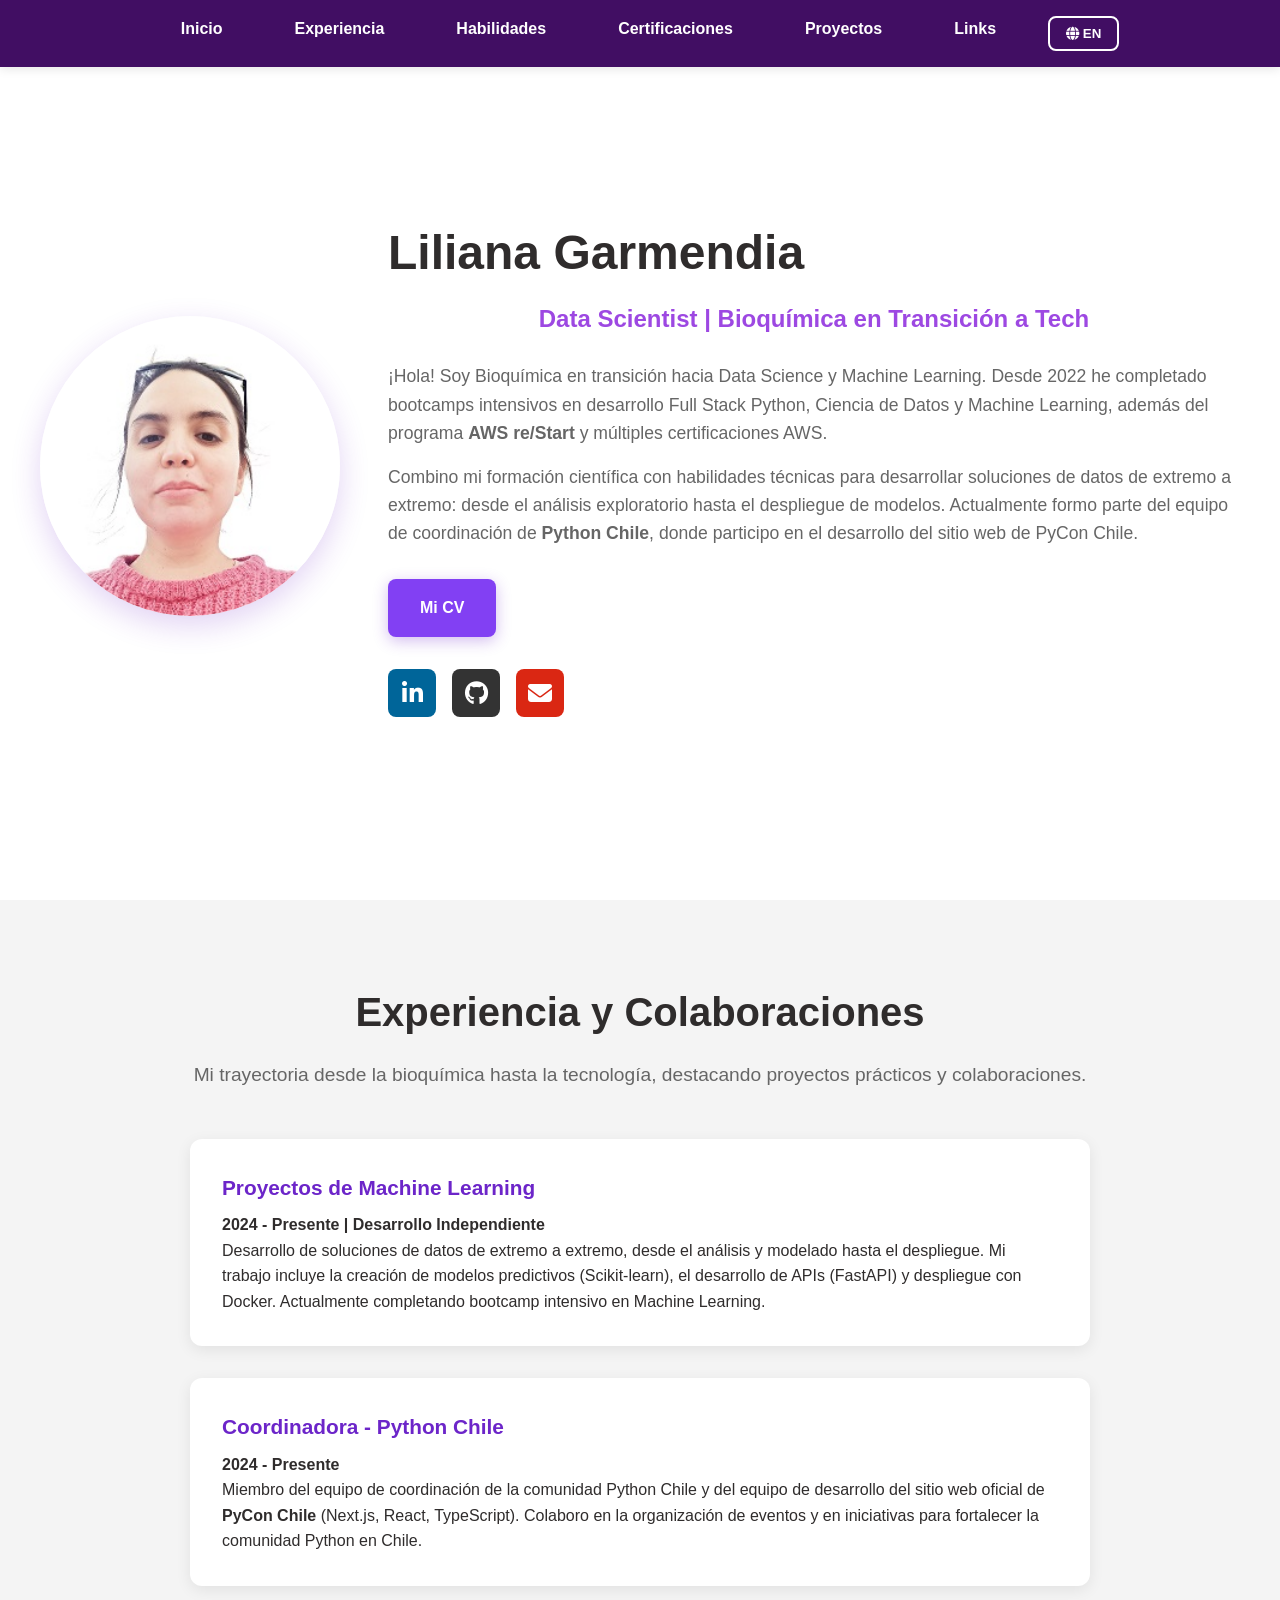
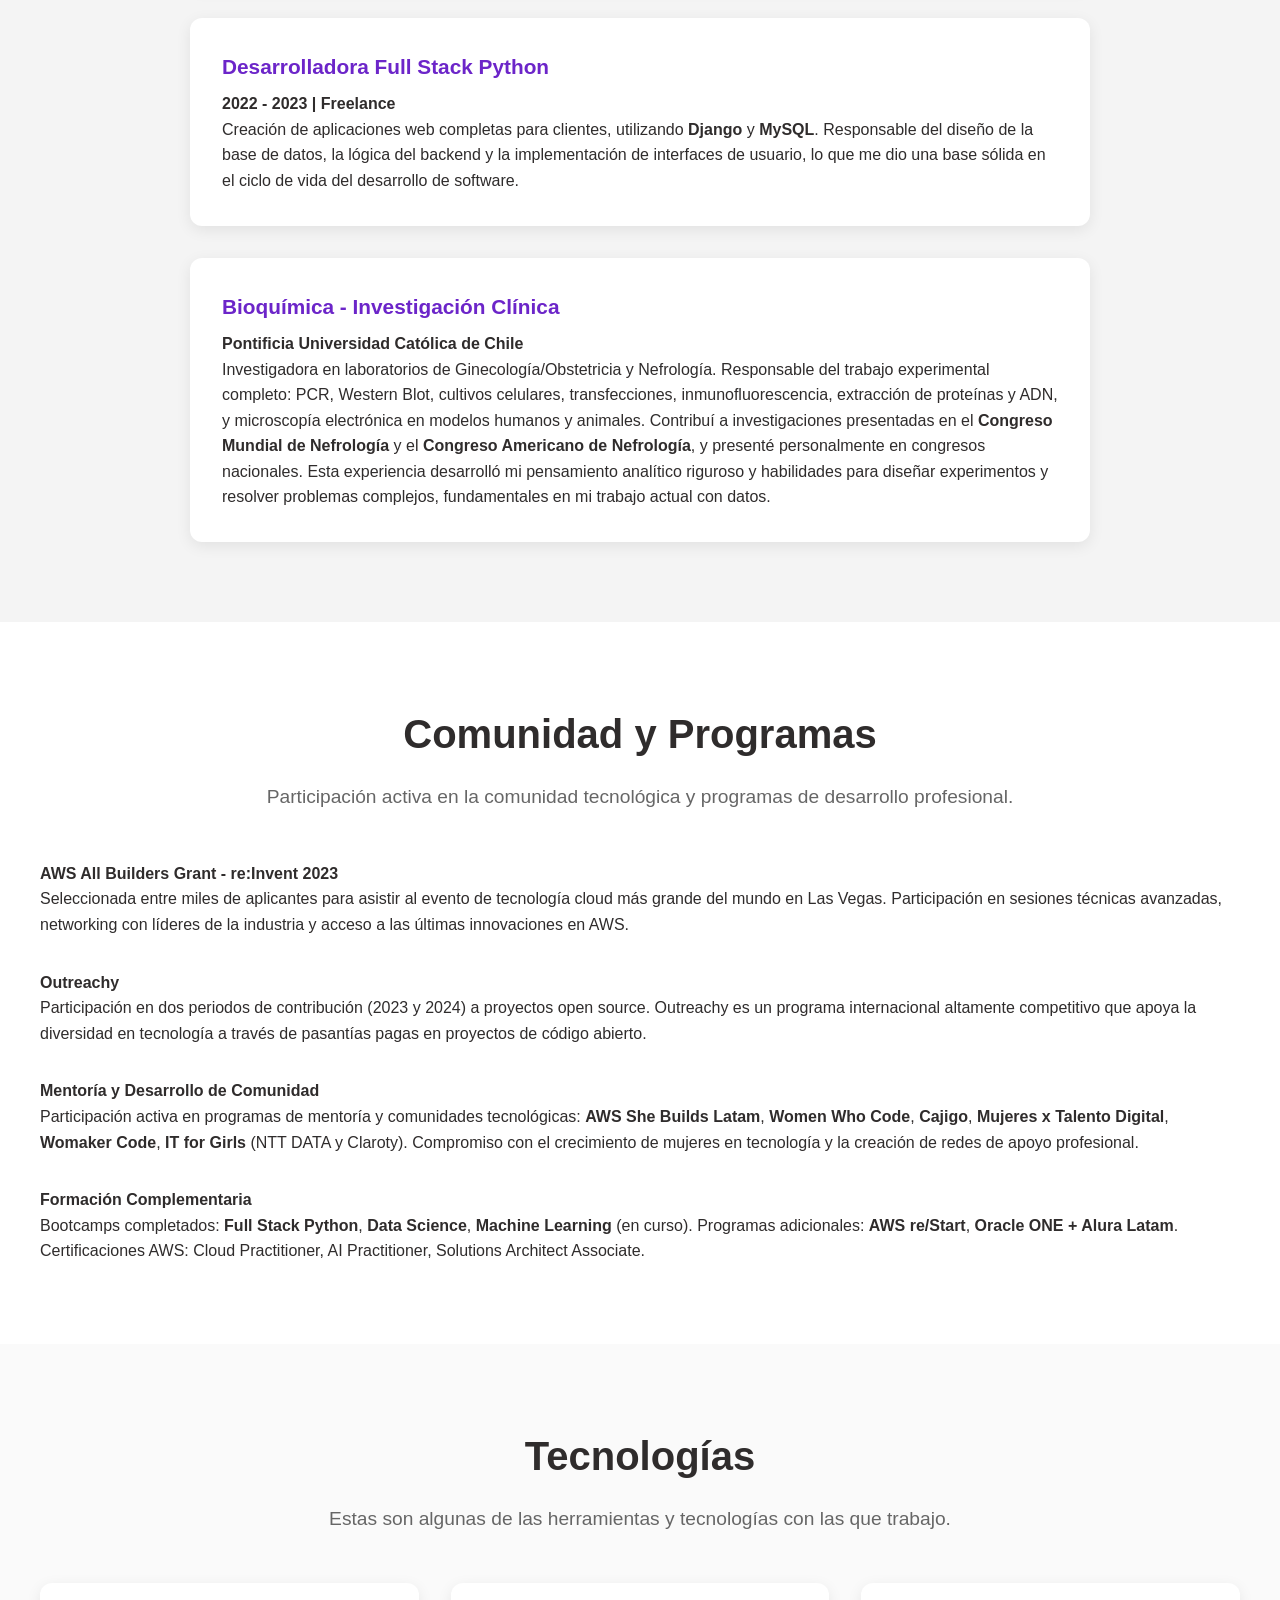
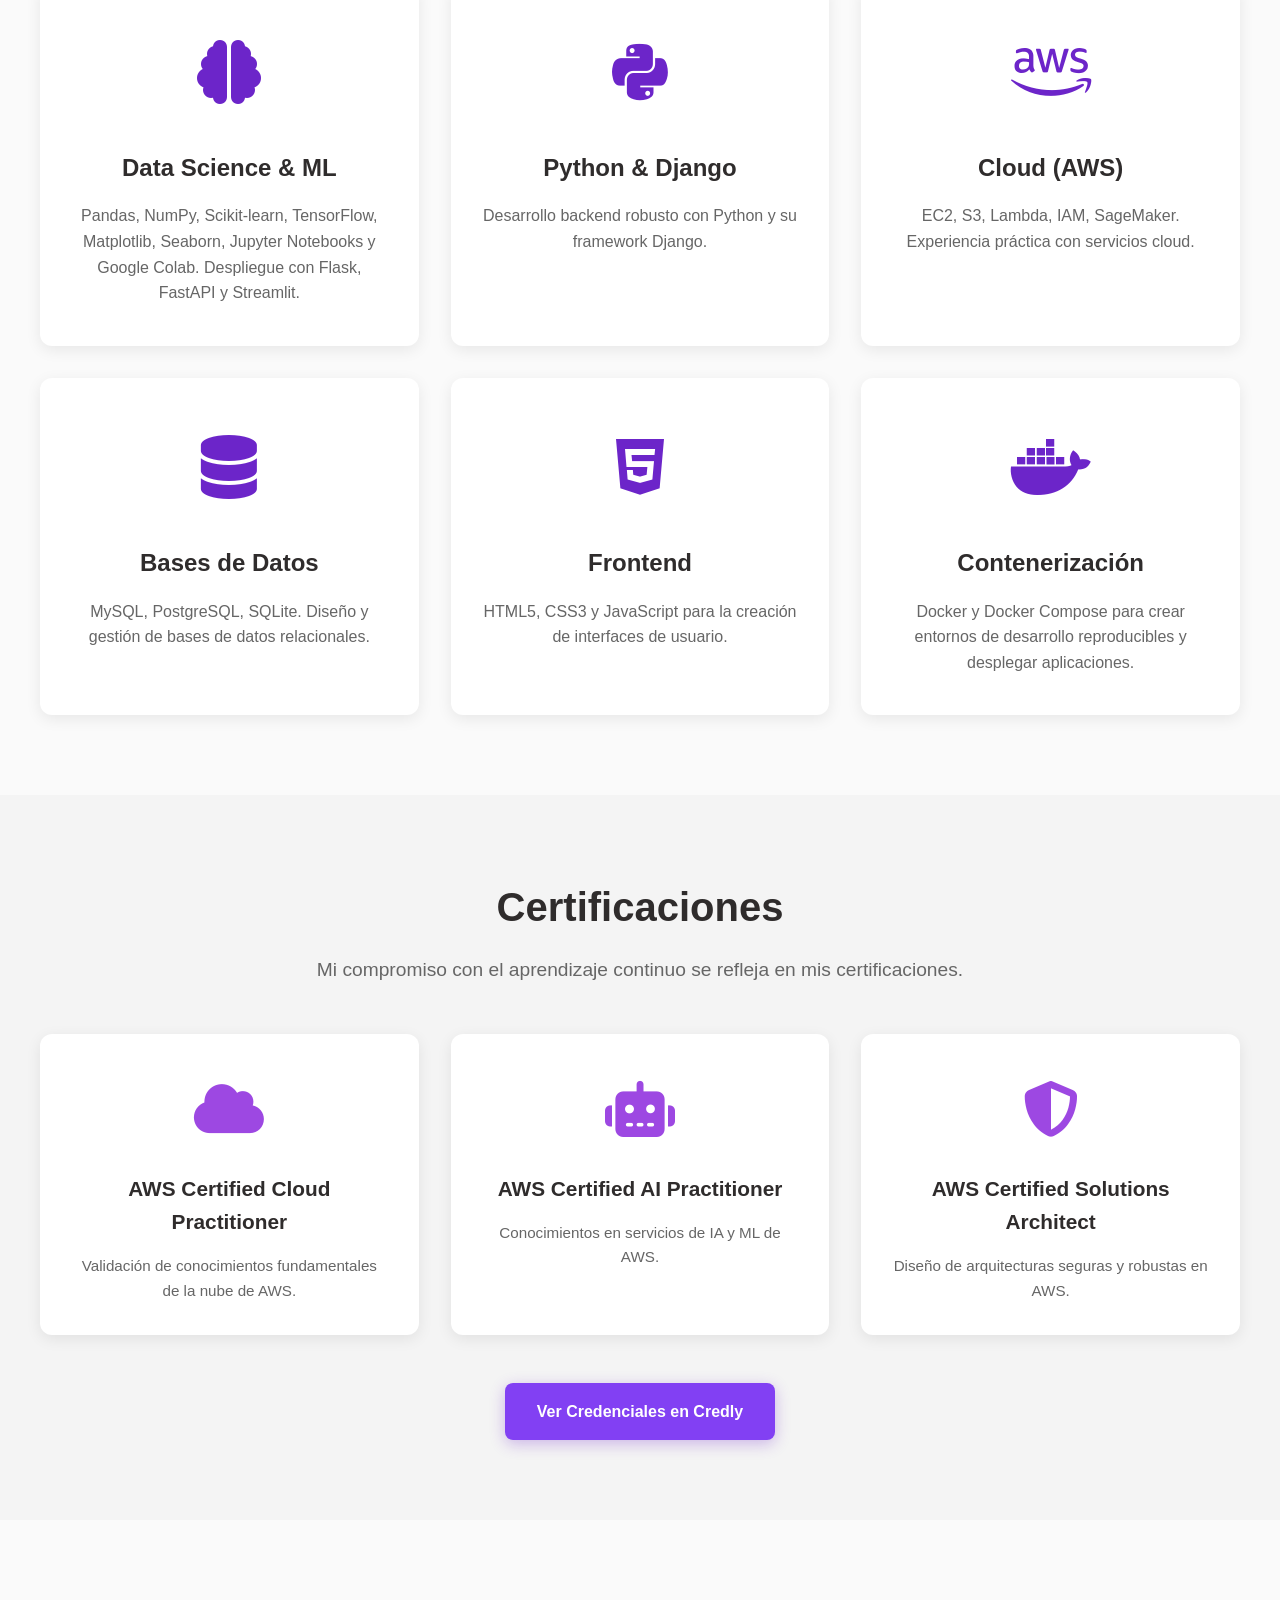
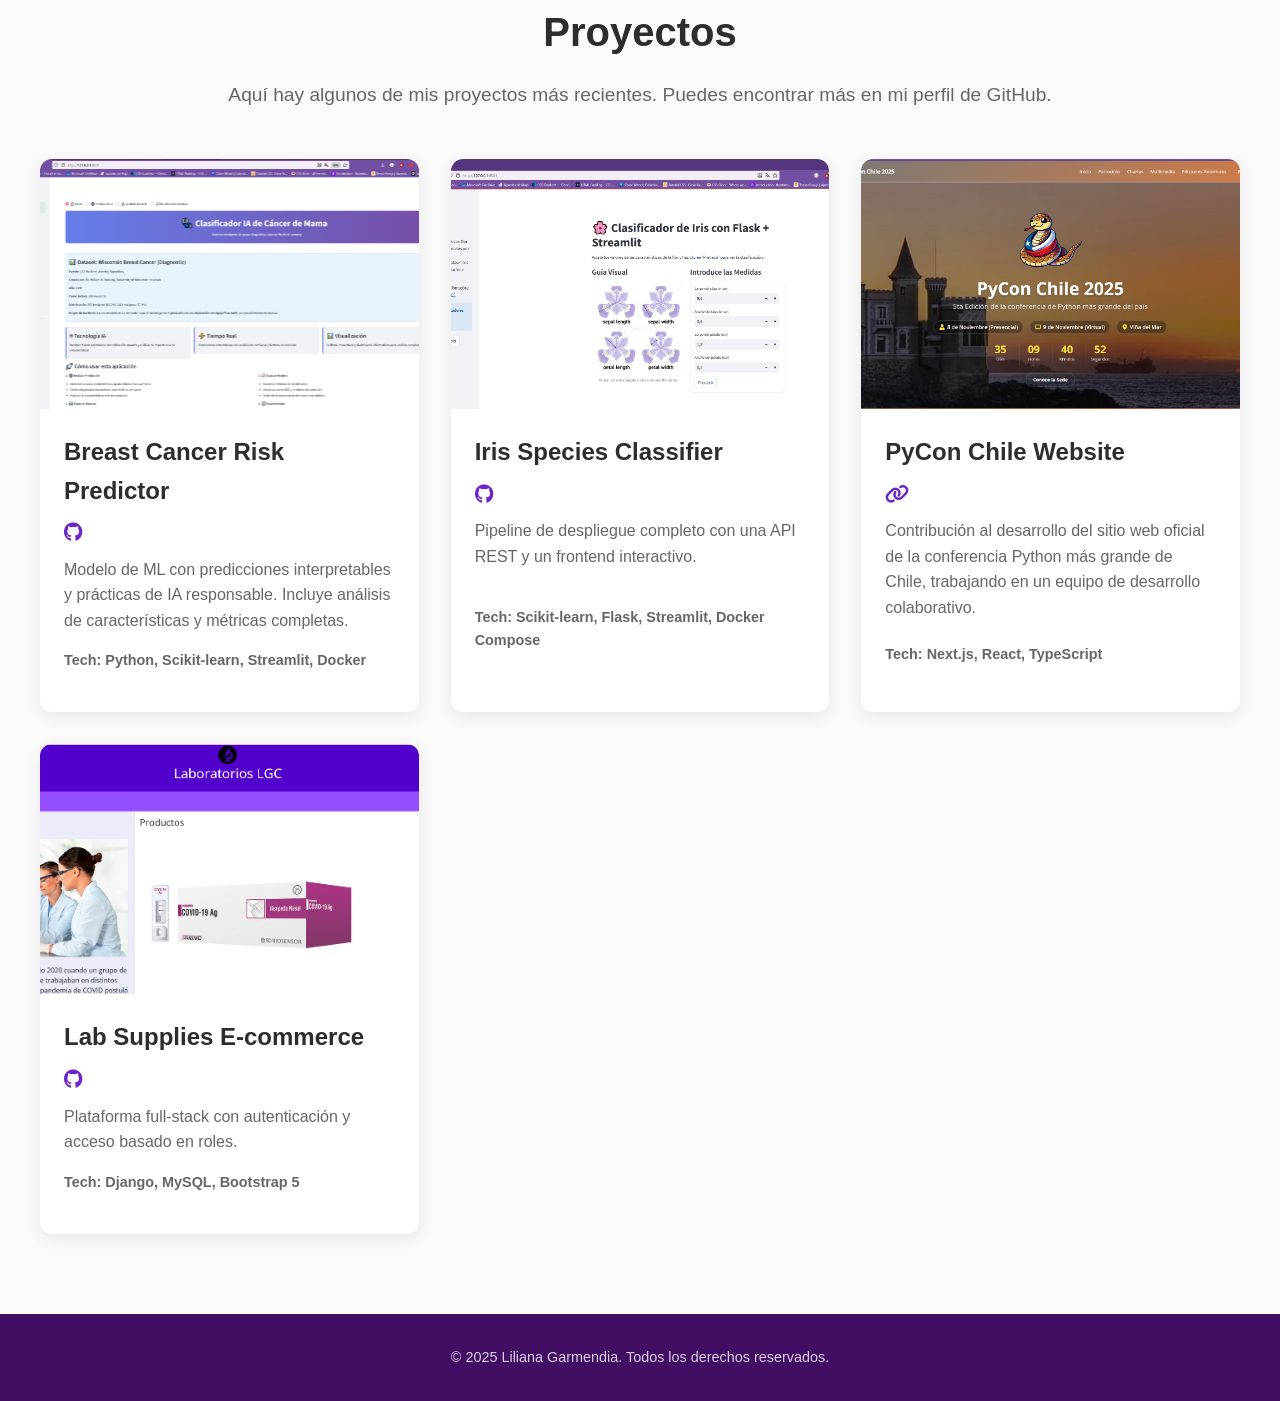
<file: index.html>
<!DOCTYPE html>
<html lang="es">
<head>
    <meta charset="UTF-8">
    <meta name="viewport" content="width=device-width, initial-scale=1.0">
    <title>Portafolio | Liliana Garmendia</title>
    <link rel="stylesheet" href="https://cdnjs.cloudflare.com/ajax/libs/font-awesome/6.4.0/css/all.min.css">
    <style>
        * {
            margin: 0;
            padding: 0;
            box-sizing: border-box;
        }

        :root {
            --primary: #6c25c9;
            --primary-dark: #410e63;
            --primary-light: #8240f3;
            --secondary: #9d48e2;
            --accent: #43bff0;
            --text: #2f2c2c;
            --text-light: #666;
            --bg-light: #fafafa;
            --bg-lighter: #f4f4f4;
            --white: #ffffff;
        }

        body {
            font-family: 'Segoe UI', Tahoma, Geneva, Verdana, sans-serif;
            line-height: 1.6;
            color: var(--text);
            overflow-x: hidden;
        }

        /* Navegación */
        nav {
            position: fixed;
            top: 0;
            width: 100%;
            background: var(--primary-dark);
            padding: 1rem 0;
            z-index: 1000;
            box-shadow: 0 2px 10px rgba(0,0,0,0.1);
        }

        nav ul {
            display: flex;
            justify-content: center;
            gap: 2rem;
            list-style: none;
        }

        nav a {
            color: var(--white);
            text-decoration: none;
            font-weight: 600;
            padding: 0.5rem 1.25rem;
            border-radius: 8px;
            transition: background 0.3s;
        }

        nav a:hover {
            background: var(--secondary);
        }

        /* Hero Section */
        .hero {
            min-height: 100vh;
            display: flex;
            align-items: center;
            padding: 6rem 2rem 4rem;
            background: var(--white);
        }

        .hero-container {
            max-width: 1200px;
            margin: 0 auto;
            display: grid;
            grid-template-columns: 300px 1fr;
            gap: 3rem;
            align-items: center;
        }

        .hero-image {
            width: 100%;
            aspect-ratio: 1;
            border-radius: 50%;
            object-fit: cover;
            box-shadow: 0 10px 30px rgba(108, 37, 201, 0.2);
        }

        .hero-content h1 {
            font-size: 3rem;
            margin-bottom: 0.5rem;
            color: var(--text);
        }

        .hero-content h2 {
            font-size: 1.5rem;
            color: var(--secondary);
            margin-bottom: 1.5rem;
            font-weight: 600;
        }

        .hero-content p {
            font-size: 1.1rem;
            margin-bottom: 1rem;
            color: var(--text-light);
        }

        .btn {
            display: inline-block;
            background: var(--primary-light);
            color: var(--white);
            padding: 1rem 2rem;
            border-radius: 8px;
            text-decoration: none;
            font-weight: 700;
            margin-top: 1rem;
            transition: all 0.3s;
            box-shadow: 0 4px 15px rgba(108, 37, 201, 0.3);
        }

        .btn:hover {
            background: var(--accent);
            transform: translateY(-2px);
            box-shadow: 0 6px 20px rgba(67, 191, 240, 0.4);
        }

        .social-links {
            display: flex;
            gap: 1rem;
            margin-top: 2rem;
        }

        .social-links a {
            width: 48px;
            height: 48px;
            display: flex;
            align-items: center;
            justify-content: center;
            border-radius: 8px;
            color: var(--white);
            font-size: 1.5rem;
            transition: all 0.3s;
            text-decoration: none;
        }

        .social-links a:hover {
            transform: translateY(-5px);
        }

        .social-links .linkedin { background: #006599; }
        .social-links .github { background: #333; }
        .social-links .email { background: #DA2713; }

        /* Secciones */
        section {
            padding: 5rem 2rem;
        }

        .section-alt {
            background: var(--bg-light);
        }

        .section-light {
            background: var(--bg-lighter);
        }

        .container {
            max-width: 1200px;
            margin: 0 auto;
        }

        h2 {
            text-align: center;
            font-size: 2.5rem;
            margin-bottom: 1rem;
            color: var(--text);
        }

        .section-subtitle {
            text-align: center;
            font-size: 1.2rem;
            color: var(--text-light);
            margin-bottom: 3rem;
        }

        /* Grid de Experiencia */
        .experience-grid {
            display: grid;
            gap: 2rem;
            max-width: 900px;
            margin: 0 auto;
        }

        .experience-card {
            background: var(--white);
            padding: 2rem;
            border-radius: 12px;
            box-shadow: 0 4px 15px rgba(0,0,0,0.08);
            text-align: left;
            transition: transform 0.3s;
        }

        .experience-card:hover {
            transform: translateY(-5px);
        }

        .experience-card h4 {
            color: var(--primary);
            font-size: 1.3rem;
            margin-bottom: 0.5rem;
        }

        .experience-card strong {
            color: var(--text);
        }

        /* Grid de Habilidades */
        .skills-grid {
            display: grid;
            grid-template-columns: repeat(auto-fit, minmax(300px, 1fr));
            gap: 2rem;
        }

        .skill-card {
            background: var(--white);
            padding: 2.5rem 2rem;
            border-radius: 12px;
            box-shadow: 0 4px 15px rgba(0,0,0,0.08);
            text-align: center;
            transition: all 0.3s;
            display: flex;
            flex-direction: column;
            height: 100%;
        }

        .skill-card:hover {
            transform: translateY(-10px);
            box-shadow: 0 8px 25px rgba(108, 37, 201, 0.15);
        }

        .skill-icon {
            font-size: 4rem;
            color: var(--primary);
            margin-bottom: 1.5rem;
        }

        .skill-card h3 {
            font-size: 1.5rem;
            margin-bottom: 1rem;
            color: var(--text);
        }

        .skill-card p {
            color: var(--text-light);
            flex-grow: 1;
        }

        /* Grid de Certificaciones */
        .certifications-grid {
            display: grid;
            grid-template-columns: repeat(auto-fit, minmax(280px, 1fr));
            gap: 2rem;
            margin-bottom: 2rem;
        }

        .cert-card {
            background: var(--white);
            padding: 2rem;
            border-radius: 12px;
            box-shadow: 0 4px 15px rgba(0,0,0,0.08);
            text-align: center;
            transition: all 0.3s;
            display: flex;
            flex-direction: column;
            height: 100%;
        }

        .cert-card:hover {
            transform: translateY(-5px);
            box-shadow: 0 8px 25px rgba(108, 37, 201, 0.15);
        }

        .cert-icon {
            font-size: 3.5rem;
            color: var(--secondary);
            margin-bottom: 1rem;
        }

        .cert-card h3 {
            font-size: 1.3rem;
            margin-bottom: 1rem;
            color: var(--text);
        }

        .cert-card p {
            color: var(--text-light);
            font-size: 0.95rem;
        }

        /* Grid de Proyectos */
        .projects-grid {
            display: grid;
            grid-template-columns: repeat(auto-fit, minmax(320px, 1fr));
            gap: 2rem;
        }

        .project-card {
            background: var(--white);
            border-radius: 12px;
            overflow: hidden;
            box-shadow: 0 4px 15px rgba(0,0,0,0.08);
            transition: all 0.3s;
            display: flex;
            flex-direction: column;
            height: 100%;
        }

        .project-card:hover {
            transform: translateY(-10px);
            box-shadow: 0 8px 25px rgba(108, 37, 201, 0.15);
        }

        .project-image {
            width: 100%;
            height: 250px;
            object-fit: cover;
            display: block;
        }

        .project-image-placeholder {
            width: 100%;
            height: 250px;
            background: linear-gradient(135deg, var(--primary-light), var(--accent));
            display: flex;
            align-items: center;
            justify-content: center;
            font-size: 4rem;
            color: var(--white);
        }

        .project-content {
            padding: 1.5rem;
            flex-grow: 1;
            display: flex;
            flex-direction: column;
        }

        .project-content h3 {
            font-size: 1.5rem;
            margin-bottom: 0.5rem;
            color: var(--text);
        }

        .project-link {
            color: var(--primary);
            font-size: 1.2rem;
            margin-bottom: 0.5rem;
            display: inline-block;
        }

        .project-content p {
            color: var(--text-light);
            margin-bottom: 1rem;
            flex-grow: 1;
        }

        .project-tech {
            font-weight: 600;
            color: var(--text);
            font-size: 0.9rem;
        }

        /* Footer */
        footer {
            background: var(--primary-dark);
            color: var(--white);
            padding: 2rem;
            text-align: center;
        }

        footer p {
            font-size: 0.9rem;
            opacity: 0.8;
        }

        footer a {
            color: var(--accent);
            text-decoration: none;
        }

        /* Responsive */
        @media (max-width: 768px) {
            .hero-container {
                grid-template-columns: 1fr;
                text-align: center;
            }

            .hero-image {
                max-width: 250px;
                margin: 0 auto;
            }

            .hero-content h1 {
                font-size: 2rem;
            }

            .hero-content h2 {
                font-size: 1.2rem;
            }

            .social-links {
                justify-content: center;
            }

            nav ul {
                gap: 0.5rem;
                flex-wrap: wrap;
            }

            nav a {
                padding: 0.4rem 0.8rem;
                font-size: 0.9rem;
            }

            h2 {
                font-size: 2rem;
            }

            .skills-grid,
            .projects-grid {
                grid-template-columns: 1fr;
            }
        }

        /* Smooth scroll */
        html {
            scroll-behavior: smooth;
        }

        section {
            scroll-margin-top: 60px;
        }
    </style>
</head>
<body>
    <!-- Navegación -->
    <nav>
        <ul>
            <li><a href="#inicio" data-es="Inicio" data-en="Home">Inicio</a></li>
            <li><a href="#experiencia" data-es="Experiencia" data-en="Experience">Experiencia</a></li>
            <li><a href="#tecnologias" data-es="Habilidades" data-en="Skills">Habilidades</a></li>
            <li><a href="#certificaciones" data-es="Certificaciones" data-en="Certifications">Certificaciones</a></li>
            <li><a href="#proyectos" data-es="Proyectos" data-en="Projects">Proyectos</a></li>
            <li><a href="links.html" data-es="Links" data-en="Links">Links</a></li>
            <li>
                <button id="langToggle" onclick="toggleLanguage()" style="background: none; border: 2px solid var(--white); color: var(--white); padding: 0.5rem 1rem; border-radius: 8px; cursor: pointer; font-weight: 600; transition: all 0.3s;">
                    <i class="fas fa-globe"></i> EN
                </button>
            </li>
        </ul>
    </nav>

    <!-- Hero Section -->
    <section id="inicio" class="hero">
        <div class="hero-container">
            <img src="images/foto2.jpg" alt="Liliana Garmendia" class="hero-image">
            <div class="hero-content">
                <h1>Liliana Garmendia</h1>
                <h2 data-es="Data Scientist | Bioquímica en Transición a Tech" data-en="Data Scientist | Biochemist Pivoting to Tech">Data Scientist | Bioquímica en Transición a Tech</h2>
                <p data-es="¡Hola! Soy Bioquímica en transición hacia Data Science y Machine Learning. Desde 2022 he completado bootcamps intensivos en desarrollo Full Stack Python, Ciencia de Datos y Machine Learning, además del programa <strong>AWS re/Start</strong> y múltiples certificaciones AWS." data-en="Hi! I'm a Biochemist transitioning to Data Science and Machine Learning. Since 2022, I've completed intensive bootcamps in Full Stack Python development, Data Science, and Machine Learning, plus the <strong>AWS re/Start</strong> program and multiple AWS certifications.">¡Hola! Soy Bioquímica en transición hacia Data Science y Machine Learning. Desde 2022 he completado bootcamps intensivos en desarrollo Full Stack Python, Ciencia de Datos y Machine Learning, además del programa <strong>AWS re/Start</strong> y múltiples certificaciones AWS.</p>
                <p data-es="Combino mi formación científica con habilidades técnicas para desarrollar soluciones de datos de extremo a extremo: desde el análisis exploratorio hasta el despliegue de modelos. Actualmente formo parte del equipo de coordinación de <strong>Python Chile</strong>." data-en="I combine my scientific background with technical skills to develop end-to-end data solutions: from exploratory analysis to model deployment. Currently part of the <strong>Python Chile</strong> coordination team.">Combino mi formación científica con habilidades técnicas para desarrollar soluciones de datos de extremo a extremo: desde el análisis exploratorio hasta el despliegue de modelos. Actualmente formo parte del equipo de coordinación de <strong>Python Chile</strong>, donde participo en el desarrollo del sitio web de PyCon Chile.</p>
                <a href="images/cv_liliana_garmendia_es.pdf" id="cvLink" class="btn" data-es="Mi CV" data-en="My Resume">Mi CV</a>
                <div class="social-links">
                    <a href="https://www.linkedin.com/in/liliana-garmendia-c" class="linkedin" aria-label="LinkedIn" target="_blank" rel="noopener noreferrer">
                        <i class="fab fa-linkedin-in"></i>
                    </a>
                    <a href="https://github.com/LiliGC" class="github" aria-label="Github" target="_blank" rel="noopener noreferrer">
                        <i class="fab fa-github"></i>
                    </a>
                    <a href="mailto:liliana.garmendia.c@gmail.com" class="email" aria-label="Email">
                        <i class="fas fa-envelope"></i>
                    </a>
                </div>
            </div>
        </div>
    </section>

    <!-- Experiencia -->
    <section id="experiencia" class="section-light">
        <div class="container">
            <h2 data-es="Experiencia y Colaboraciones" data-en="Experience and Collaborations">Experiencia y Colaboraciones</h2>
            <p class="section-subtitle" data-es="Mi trayectoria desde la bioquímica hasta la tecnología, destacando proyectos prácticos y colaboraciones." data-en="My journey from biochemistry to technology, highlighting practical projects and collaborations.">Mi trayectoria desde la bioquímica hasta la tecnología, destacando proyectos prácticos y colaboraciones.</p>
            <div class="experience-grid">
                <div class="experience-card">
                    <h4 data-es="Proyectos de Machine Learning" data-en="Machine Learning Projects">Proyectos de Machine Learning</h4>
                    <p><strong data-es="2024 - Presente | Desarrollo Independiente" data-en="2024 - Present | Independent Development">2024 - Presente | Desarrollo Independiente</strong></p>
                    <p data-es="Desarrollo de soluciones de datos de extremo a extremo, desde el análisis y modelado hasta el despliegue. Mi trabajo incluye la creación de modelos predictivos (Scikit-learn), el desarrollo de APIs (FastAPI) y despliegue con Docker. Actualmente completando bootcamp intensivo en Machine Learning." data-en="End-to-end data solutions development, from analysis and modeling to deployment. My work includes creating predictive models (Scikit-learn), developing APIs (FastAPI), and deployment with Docker. Currently completing intensive Machine Learning bootcamp.">Desarrollo de soluciones de datos de extremo a extremo, desde el análisis y modelado hasta el despliegue. Mi trabajo incluye la creación de modelos predictivos (Scikit-learn), el desarrollo de APIs (FastAPI) y despliegue con Docker. Actualmente completando bootcamp intensivo en Machine Learning.</p>
                </div>
                <div class="experience-card">
                    <h4 data-es="Coordinadora - Python Chile" data-en="Coordinator - Python Chile">Coordinadora - Python Chile</h4>
                    <p><strong data-es="2024 - Presente" data-en="2024 - Present">2024 - Presente</strong></p>
                    <p data-es="Miembro del equipo de coordinación de la comunidad Python Chile y del equipo de desarrollo del sitio web oficial de <strong>PyCon Chile</strong> (Next.js, React, TypeScript). Colaboro en la organización de eventos y en iniciativas para fortalecer la comunidad Python en Chile." data-en="Member of the Python Chile community coordination team and the development team for the official <strong>PyCon Chile</strong> website (Next.js, React, TypeScript). I collaborate in organizing events and initiatives to strengthen the Python community in Chile.">Miembro del equipo de coordinación de la comunidad Python Chile y del equipo de desarrollo del sitio web oficial de <strong>PyCon Chile</strong> (Next.js, React, TypeScript). Colaboro en la organización de eventos y en iniciativas para fortalecer la comunidad Python en Chile.</p>
                </div>
                <div class="experience-card">
                    <h4 data-es="Desarrolladora Full Stack Python" data-en="Full Stack Python Developer">Desarrolladora Full Stack Python</h4>
                    <p><strong data-es="2022 - 2023 | Freelance" data-en="2022 - 2023 | Freelance">2022 - 2023 | Freelance</strong></p>
                    <p data-es="Creación de aplicaciones web completas para clientes, utilizando <strong>Django</strong> y <strong>MySQL</strong>. Responsable del diseño de la base de datos, la lógica del backend y la implementación de interfaces de usuario, lo que me dio una base sólida en el ciclo de vida del desarrollo de software." data-en="Creation of complete web applications for clients using <strong>Django</strong> and <strong>MySQL</strong>. Responsible for database design, backend logic, and user interface implementation, which gave me a solid foundation in the software development lifecycle.">Creación de aplicaciones web completas para clientes, utilizando <strong>Django</strong> y <strong>MySQL</strong>. Responsable del diseño de la base de datos, la lógica del backend y la implementación de interfaces de usuario, lo que me dio una base sólida en el ciclo de vida del desarrollo de software.</p>
                </div>
                <div class="experience-card">
                    <h4 data-es="Bioquímica - Investigación Clínica" data-en="Biochemist - Clinical Research">Bioquímica - Investigación Clínica</h4>
                    <p><strong data-es="Pontificia Universidad Católica de Chile" data-en="Pontifical Catholic University of Chile">Pontificia Universidad Católica de Chile</strong></p>
                    <p data-es="Investigadora en laboratorios de Ginecología/Obstetricia y Nefrología. Responsable del trabajo experimental completo: PCR, Western Blot, cultivos celulares, transfecciones, inmunofluorescencia, extracción de proteínas y ADN, y microscopía electrónica en modelos humanos y animales. Contribuí a investigaciones presentadas en el <strong>Congreso Mundial de Nefrología</strong> y el <strong>Congreso Americano de Nefrología</strong>, y presenté personalmente en congresos nacionales. Esta experiencia desarrolló mi pensamiento analítico riguroso y habilidades para diseñar experimentos y resolver problemas complejos, fundamentales en mi trabajo actual con datos." data-en="Researcher in Gynecology/Obstetrics and Nephrology laboratories. Responsible for complete experimental work: PCR, Western Blot, cell cultures, transfections, immunofluorescence, protein and DNA extraction, and electron microscopy in human and animal models. Contributed to research presented at the <strong>World Congress of Nephrology</strong> and the <strong>American Society of Nephrology Congress</strong>, and presented personally at national conferences. This experience developed my rigorous analytical thinking and skills in experimental design and complex problem-solving, fundamental in my current data work.">Investigadora en laboratorios de Ginecología/Obstetricia y Nefrología. Responsable del trabajo experimental completo: PCR, Western Blot, cultivos celulares, transfecciones, inmunofluorescencia, extracción de proteínas y ADN, y microscopía electrónica en modelos humanos y animales. Contribuí a investigaciones presentadas en el <strong>Congreso Mundial de Nefrología</strong> y el <strong>Congreso Americano de Nefrología</strong>, y presenté personalmente en congresos nacionales. Esta experiencia desarrolló mi pensamiento analítico riguroso y habilidades para diseñar experimentos y resolver problemas complejos, fundamentales en mi trabajo actual con datos.</p>
                </div>
            </div>
        </div>
    </section>

    <!-- Comunidad y Programas -->
    <section id="comunidad" class="wrapper style2">
        <div class="container">
            <header>
                <h2 data-es="Comunidad y Programas" data-en="Community and Programs">Comunidad y Programas</h2>
                <p class="section-subtitle" data-es="Participación activa en la comunidad tecnológica y programas de desarrollo profesional." data-en="Active participation in tech community and professional development programs.">Participación activa en la comunidad tecnológica y programas de desarrollo profesional.</p>
            </header>
            <div class="row aln-center">
                <div class="col-10 col-12-medium">
                    <div class="box style1" style="text-align: left; margin-bottom: 2em;">
                        <h4 data-es="AWS All Builders Grant - re:Invent 2023" data-en="AWS All Builders Grant - re:Invent 2023">AWS All Builders Grant - re:Invent 2023</h4>
                        <p data-es="Seleccionada entre miles de aplicantes para asistir al evento de tecnología cloud más grande del mundo en Las Vegas. Participación en sesiones técnicas avanzadas, networking con líderes de la industria y acceso a las últimas innovaciones en AWS." data-en="Selected among thousands of applicants to attend the world's largest cloud technology event in Las Vegas. Participation in advanced technical sessions, networking with industry leaders, and access to the latest AWS innovations.">Seleccionada entre miles de aplicantes para asistir al evento de tecnología cloud más grande del mundo en Las Vegas. Participación en sesiones técnicas avanzadas, networking con líderes de la industria y acceso a las últimas innovaciones en AWS.</p>
                    </div>
                    <div class="box style1" style="text-align: left; margin-bottom: 2em;">
                        <h4>Outreachy</h4>
                        <p data-es="Participación en dos periodos de contribución (2023 y 2024) a proyectos open source. Outreachy es un programa internacional altamente competitivo que apoya la diversidad en tecnología a través de pasantías pagas en proyectos de código abierto." data-en="Participation in two contribution periods (2023 and 2024) to open source projects. Outreachy is a highly competitive international program that supports diversity in technology through paid internships in open source projects.">Participación en dos periodos de contribución (2023 y 2024) a proyectos open source. Outreachy es un programa internacional altamente competitivo que apoya la diversidad en tecnología a través de pasantías pagas en proyectos de código abierto.</p>
                    </div>
                    <div class="box style1" style="text-align: left; margin-bottom: 2em;">
                        <h4 data-es="Mentoría y Desarrollo de Comunidad" data-en="Mentorship and Community Development">Mentoría y Desarrollo de Comunidad</h4>
                        <p data-es="Participación activa en programas de mentoría y comunidades tecnológicas: <strong>AWS She Builds Latam</strong>, <strong>Women Who Code</strong>, <strong>Cajigo</strong>, <strong>Mujeres x Talento Digital</strong>, <strong>Womaker Code</strong>, <strong>IT for Girls</strong> (NTT DATA y Claroty). Compromiso con el crecimiento de mujeres en tecnología y la creación de redes de apoyo profesional." data-en="Active participation in mentorship programs and tech communities: <strong>AWS She Builds Latam</strong>, <strong>Women Who Code</strong>, <strong>Cajigo</strong>, <strong>Mujeres x Talento Digital</strong>, <strong>Womaker Code</strong>, <strong>IT for Girls</strong> (NTT DATA and Claroty). Commitment to the growth of women in technology and creating professional support networks.">Participación activa en programas de mentoría y comunidades tecnológicas: <strong>AWS She Builds Latam</strong>, <strong>Women Who Code</strong>, <strong>Cajigo</strong>, <strong>Mujeres x Talento Digital</strong>, <strong>Womaker Code</strong>, <strong>IT for Girls</strong> (NTT DATA y Claroty). Compromiso con el crecimiento de mujeres en tecnología y la creación de redes de apoyo profesional.</p>
                    </div>
                    <div class="box style1" style="text-align: left;">
                        <h4 data-es="Formación Complementaria" data-en="Complementary Training">Formación Complementaria</h4>
                        <p data-es="Bootcamps completados: <strong>Full Stack Python</strong>, <strong>Data Science</strong>, <strong>Machine Learning</strong> (en curso). Programas adicionales: <strong>AWS re/Start</strong>, <strong>Oracle ONE + Alura Latam</strong>. Certificaciones AWS: Cloud Practitioner, AI Practitioner, Solutions Architect Associate." data-en="Completed bootcamps: <strong>Full Stack Python</strong>, <strong>Data Science</strong>, <strong>Machine Learning</strong> (in progress). Additional programs: <strong>AWS re/Start</strong>, <strong>Oracle ONE + Alura Latam</strong>. AWS Certifications: Cloud Practitioner, AI Practitioner, Solutions Architect Associate.">Bootcamps completados: <strong>Full Stack Python</strong>, <strong>Data Science</strong>, <strong>Machine Learning</strong> (en curso). Programas adicionales: <strong>AWS re/Start</strong>, <strong>Oracle ONE + Alura Latam</strong>. Certificaciones AWS: Cloud Practitioner, AI Practitioner, Solutions Architect Associate.</p>
                    </div>
                </div>
            </div>
        </div>
    </section>

    <!-- Tecnologías -->
    <section id="tecnologias" class="section-alt">
        <div class="container">
            <h2 data-es="Tecnologías" data-en="Technologies">Tecnologías</h2>
            <p class="section-subtitle" data-es="Estas son algunas de las herramientas y tecnologías con las que trabajo." data-en="These are some of the tools and technologies I work with.">Estas son algunas de las herramientas y tecnologías con las que trabajo.</p>
            <div class="skills-grid">
                <div class="skill-card">
                    <div class="skill-icon"><i class="fas fa-brain"></i></div>
                    <h3>Data Science & ML</h3>
                    <p data-es="Pandas, NumPy, Scikit-learn, TensorFlow, Matplotlib, Seaborn, Jupyter Notebooks y Google Colab. Despliegue con Flask, FastAPI y Streamlit." data-en="Pandas, NumPy, Scikit-learn, TensorFlow, Matplotlib, Seaborn, Jupyter Notebooks and Google Colab. Deployment with Flask, FastAPI and Streamlit.">Pandas, NumPy, Scikit-learn, TensorFlow, Matplotlib, Seaborn, Jupyter Notebooks y Google Colab. Despliegue con Flask, FastAPI y Streamlit.</p>
                </div>
                <div class="skill-card">
                    <div class="skill-icon"><i class="fab fa-python"></i></div>
                    <h3>Python & Django</h3>
                    <p data-es="Desarrollo backend robusto con Python y su framework Django." data-en="Robust backend development with Python and its Django framework.">Desarrollo backend robusto con Python y su framework Django.</p>
                </div>
                <div class="skill-card">
                    <div class="skill-icon"><i class="fab fa-aws"></i></div>
                    <h3>Cloud (AWS)</h3>
                    <p data-es="EC2, S3, Lambda, IAM, SageMaker. Experiencia práctica con servicios cloud." data-en="EC2, S3, Lambda, IAM, SageMaker. Hands-on experience with cloud services.">EC2, S3, Lambda, IAM, SageMaker. Experiencia práctica con servicios cloud.</p>
                </div>
                <div class="skill-card">
                    <div class="skill-icon"><i class="fas fa-database"></i></div>
                    <h3 data-es="Bases de Datos" data-en="Databases">Bases de Datos</h3>
                    <p data-es="MySQL, PostgreSQL, SQLite. Diseño y gestión de bases de datos relacionales." data-en="MySQL, PostgreSQL, SQLite. Design and management of relational databases.">MySQL, PostgreSQL, SQLite. Diseño y gestión de bases de datos relacionales.</p>
                </div>
                <div class="skill-card">
                    <div class="skill-icon"><i class="fab fa-html5"></i></div>
                    <h3>Frontend</h3>
                    <p data-es="HTML5, CSS3 y JavaScript para la creación de interfaces de usuario." data-en="HTML5, CSS3 and JavaScript for creating user interfaces.">HTML5, CSS3 y JavaScript para la creación de interfaces de usuario.</p>
                </div>
                <div class="skill-card">
                    <div class="skill-icon"><i class="fab fa-docker"></i></div>
                    <h3 data-es="Contenerización" data-en="Containerization">Contenerización</h3>
                    <p data-es="Docker y Docker Compose para crear entornos de desarrollo reproducibles y desplegar aplicaciones." data-en="Docker and Docker Compose to create reproducible development environments and deploy applications.">Docker y Docker Compose para crear entornos de desarrollo reproducibles y desplegar aplicaciones.</p>
                </div>
            </div>
        </div>
    </section>

    <!-- Certificaciones -->
    <section id="certificaciones" class="section-light">
        <div class="container">
            <h2 data-es="Certificaciones" data-en="Certifications">Certificaciones</h2>
            <p class="section-subtitle" data-es="Mi compromiso con el aprendizaje continuo se refleja en mis certificaciones." data-en="My commitment to continuous learning is reflected in my certifications.">Mi compromiso con el aprendizaje continuo se refleja en mis certificaciones.</p>
            <div class="certifications-grid">
                <div class="cert-card">
                    <div class="cert-icon"><i class="fas fa-cloud"></i></div>
                    <h3>AWS Certified Cloud Practitioner</h3>
                    <p data-es="Validación de conocimientos fundamentales de la nube de AWS." data-en="Validation of fundamental AWS cloud knowledge.">Validación de conocimientos fundamentales de la nube de AWS.</p>
                </div>
                <div class="cert-card">
                    <div class="cert-icon"><i class="fas fa-robot"></i></div>
                    <h3>AWS Certified AI Practitioner</h3>
                    <p data-es="Conocimientos en servicios de IA y ML de AWS." data-en="Knowledge of AWS AI and ML services.">Conocimientos en servicios de IA y ML de AWS.</p>
                </div>
                <div class="cert-card">
                    <div class="cert-icon"><i class="fas fa-shield-alt"></i></div>
                    <h3>AWS Certified Solutions Architect</h3>
                    <p data-es="Diseño de arquitecturas seguras y robustas en AWS." data-en="Design of secure and robust architectures in AWS.">Diseño de arquitecturas seguras y robustas en AWS.</p>
                </div>
            </div>
            <div style="text-align: center;">
                <a href="https://www.credly.com/users/liliana-garmendia-c" class="btn" target="_blank" rel="noopener noreferrer" data-es="Ver Credenciales en Credly" data-en="View Credentials on Credly">Ver Credenciales en Credly</a>
            </div>
        </div>
    </section>

    <!-- Proyectos -->
    <section id="proyectos" class="section-alt">
        <div class="container">
            <h2 data-es="Proyectos" data-en="Projects">Proyectos</h2>
            <p class="section-subtitle" data-es="Aquí hay algunos de mis proyectos más recientes. Puedes encontrar más en mi perfil de GitHub." data-en="Here are some of my recent projects. You can find more on my GitHub profile.">Aquí hay algunos de mis proyectos más recientes. Puedes encontrar más en mi perfil de GitHub.</p>
            <div class="projects-grid">
                <div class="project-card">
                    <img src="images/cancer_classifier.png" alt="Breast Cancer Risk Predictor Interface" class="project-image">
                    <div class="project-content">
                        <h3>Breast Cancer Risk Predictor</h3>
                        <a href="https://github.com/LiliGC/advanced-breast-cancer-classifier" class="project-link" target="_blank" rel="noopener noreferrer">
                            <i class="fab fa-github"></i>
                        </a>
                        <p data-es="Modelo de ML con predicciones interpretables y prácticas de IA responsable. Incluye análisis de características y métricas completas." data-en="ML model with interpretable predictions and responsible AI practices. Includes feature analysis and comprehensive metrics.">Modelo de ML con predicciones interpretables y prácticas de IA responsable. Incluye análisis de características y métricas completas.</p>
                        <p class="project-tech"><strong>Tech:</strong> Python, Scikit-learn, Streamlit, Docker</p>
                    </div>
                </div>
                <div class="project-card">
                    <img src="images/iris_classifier.png" alt="Iris Species Classifier Interface" class="project-image">
                    <div class="project-content">
                        <h3>Iris Species Classifier</h3>
                        <a href="https://github.com/LiliGC/iris-classifier-flask-streamlit" class="project-link" target="_blank" rel="noopener noreferrer">
                            <i class="fab fa-github"></i>
                        </a>
                        <p data-es="Pipeline de despliegue completo con una API REST y un frontend interactivo." data-en="Complete deployment pipeline with a REST API and interactive frontend.">Pipeline de despliegue completo con una API REST y un frontend interactivo.</p>
                        <p class="project-tech"><strong>Tech:</strong> Scikit-learn, Flask, Streamlit, Docker Compose</p>
                    </div>
                </div>
                <div class="project-card">
                    <img src="images/pycon_chile.png" alt="PyCon Chile Website" class="project-image">
                    <div class="project-content">
                        <h3>PyCon Chile Website</h3>
                        <a href="https://pycon.cl/" class="project-link" target="_blank" rel="noopener noreferrer">
                            <i class="fas fa-link"></i>
                        </a>
                        <p data-es="Contribución al desarrollo del sitio web oficial de la conferencia Python más grande de Chile, trabajando en un equipo de desarrollo colaborativo." data-en="Contribution to the development of the official website for Chile's largest Python conference, working in a collaborative development team.">Contribución al desarrollo del sitio web oficial de la conferencia Python más grande de Chile, trabajando en un equipo de desarrollo colaborativo.</p>
                        <p class="project-tech"><strong>Tech:</strong> Next.js, React, TypeScript</p>
                    </div>
                </div>
                <div class="project-card">
                    <img src="images/portada.png" alt="Lab Supplies E-commerce Platform" class="project-image">
                    <div class="project-content">
                        <h3>Lab Supplies E-commerce</h3>
                        <a href="https://github.com/LiliGC/Lab-individual-heroku" class="project-link" target="_blank" rel="noopener noreferrer">
                            <i class="fab fa-github"></i>
                        </a>
                        <p data-es="Plataforma full-stack con autenticación y acceso basado en roles." data-en="Full-stack platform with authentication and role-based access.">Plataforma full-stack con autenticación y acceso basado en roles.</p>
                        <p class="project-tech"><strong>Tech:</strong> Django, MySQL, Bootstrap 5</p>
                    </div>
                </div>
            </div>
        </div>
    </section>

    <!-- Footer -->
    <footer>
        <div class="container">
            <p>&copy; 2025 Liliana Garmendia. <span data-es="Todos los derechos reservados." data-en="All rights reserved.">Todos los derechos reservados.</span></p>
        </div>
    </footer>

    <script>
        let currentLang = 'es';

        function toggleLanguage() {
            currentLang = currentLang === 'es' ? 'en' : 'es';
            const langToggle = document.getElementById('langToggle');
            langToggle.innerHTML = currentLang === 'es' 
                ? '<i class="fas fa-globe"></i> EN' 
                : '<i class="fas fa-globe"></i> ES';

            // Cambiar link del CV según idioma
            const cvLink = document.getElementById('cvLink');
            cvLink.href = currentLang === 'es' 
                ? 'images/cv_liliana_garmendia_es.pdf' 
                : 'images/cv_liliana_garmendia_en.pdf';

            // Actualizar todos los elementos con data-es y data-en
            document.querySelectorAll('[data-es][data-en]').forEach(element => {
                const text = element.getAttribute('data-' + currentLang);
                if (element.tagName === 'A' && element.classList.contains('btn')) {
                    element.textContent = text;
                } else if (element.innerHTML.includes('<strong>')) {
                    // Preservar HTML interno como <strong>
                    element.innerHTML = text;
                } else {
                    element.textContent = text;
                }
            });

            // Guardar preferencia
            localStorage.setItem('preferredLanguage', currentLang);
        }

        // Cargar idioma guardado al iniciar
        window.addEventListener('DOMContentLoaded', () => {
            const savedLang = localStorage.getItem('preferredLanguage');
            if (savedLang && savedLang !== currentLang) {
                toggleLanguage();
            }
        });

        // Smooth scroll con offset para nav fijo
        document.querySelectorAll('a[href^="#"]').forEach(anchor => {
            anchor.addEventListener('click', function (e) {
                const href = this.getAttribute('href');
                if (href !== '#' && href.length > 1) {
                    e.preventDefault();
                    const target = document.querySelector(href);
                    if (target) {
                        const offsetTop = target.offsetTop - 60;
                        window.scrollTo({
                            top: offsetTop,
                            behavior: 'smooth'
                        });
                    }
                }
            });
        });
    </script>
</body>
</html>
</file>
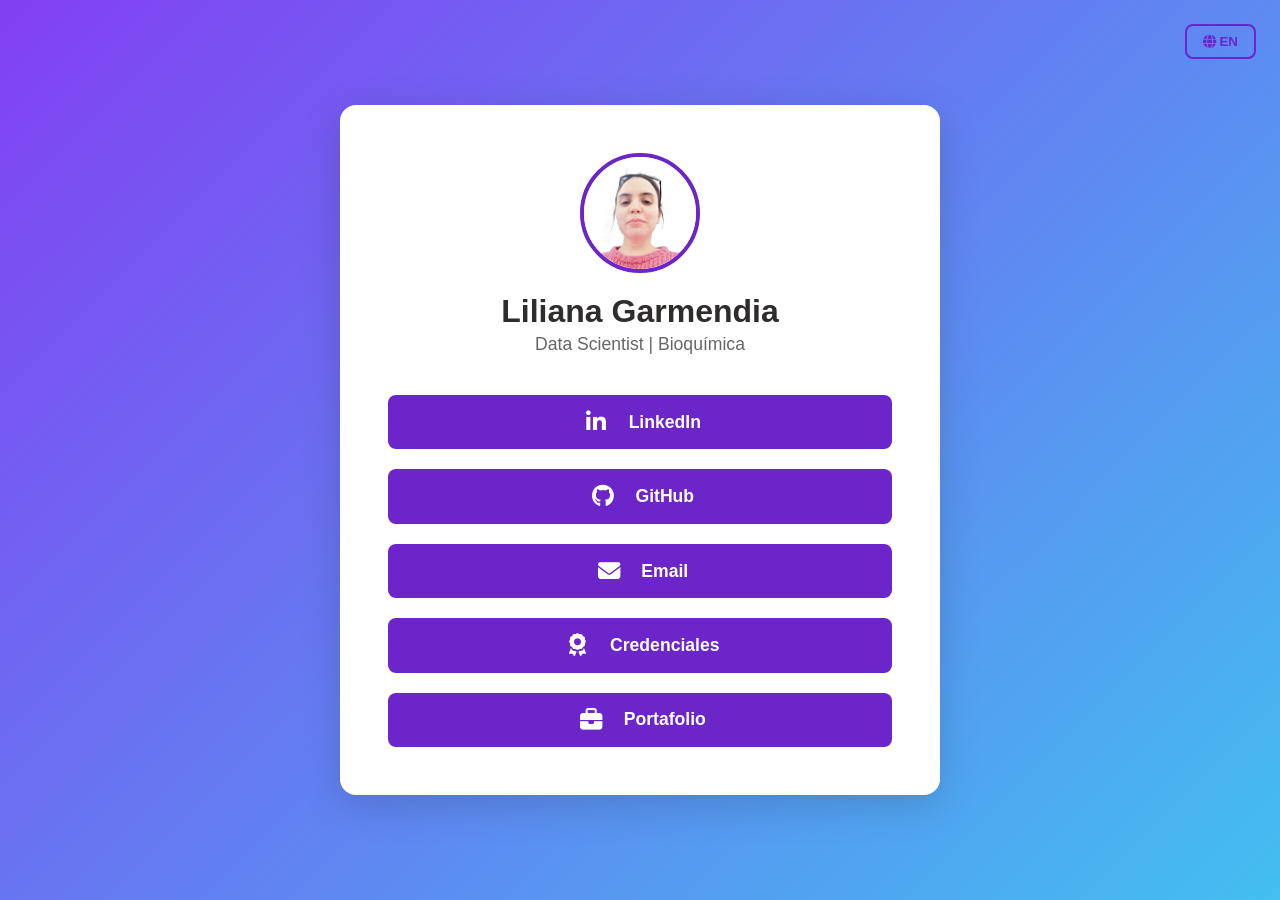
<file: links.html>
<!DOCTYPE html>
<html lang="es" style="scroll-behavior: smooth;">
<head>
    <meta charset="UTF-8">
    <meta name="viewport" content="width=device-width, initial-scale=1.0">
    <title data-es="Enlaces | Liliana Garmendia" data-en="Links | Liliana Garmendia">Enlaces | Liliana Garmendia</title>
    <link rel="stylesheet" href="https://cdnjs.cloudflare.com/ajax/libs/font-awesome/6.4.0/css/all.min.css">
    <style>
        :root {
            --primary: #6c25c9;
            --primary-dark: #410e63;
            --primary-light: #8240f3;
            --secondary: #9d48e2;
            --accent: #43bff0;
            --text: #2f2c2c;
            --text-light: #666;
            --bg-light: #fafafa;
            --white: #ffffff;
        }

        * {
            margin: 0;
            padding: 0;
            box-sizing: border-box;
        }

        body {
            font-family: 'Segoe UI', Tahoma, Geneva, Verdana, sans-serif;
            color: var(--text);
            background: linear-gradient(135deg, var(--primary-light), var(--accent));
            display: flex;
            justify-content: center;
            align-items: center;
            min-height: 100vh;
            padding: 2rem;
        }

        .links-container {
            max-width: 600px;
            width: 100%;
            background: var(--white);
            padding: 3rem;
            border-radius: 16px;
            box-shadow: 0 10px 40px rgba(0,0,0,0.15);
            text-align: center;
        }

        .lang-toggle-container {
            position: absolute;
            top: 1.5rem;
            right: 1.5rem;
        }

        #langToggle {
            background: none;
            border: 2px solid var(--primary);
            color: var(--primary);
            padding: 0.5rem 1rem;
            border-radius: 8px;
            cursor: pointer;
            font-weight: 600;
            transition: all 0.3s ease;
        }

        .profile-image {
            width: 120px;
            height: 120px;
            border-radius: 50%;
            object-fit: cover;
            margin-bottom: 1rem;
            border: 4px solid var(--primary);
        }

        .links-container h1 {
            font-size: 2rem;
            color: var(--text);
            margin-bottom: 0.25rem;
        }

        .links-container p {
            font-size: 1.1rem;
            color: var(--text-light);
            margin-bottom: 2.5rem;
        }

        .links-list {
            display: flex;
            flex-direction: column;
            gap: 1.25rem;
        }

        .link-button {
            display: flex;
            align-items: center;
            justify-content: center;
            background: var(--primary);
            color: var(--white);
            padding: 1rem;
            border-radius: 8px;
            text-decoration: none;
            font-weight: 600;
            font-size: 1.1rem;
            transition: all 0.3s ease;
        }

        .link-button:hover {
            background: var(--primary-dark);
            transform: scale(1.03);
        }

        .link-button i {
            margin-right: 1rem;
            font-size: 1.4rem; /* Ajuste de tamaño para mejor proporción */
            width: 1.5em; /* Ancho fijo para alinear texto */
            text-align: center;
        }
    </style>
</head>
<body>
    <div class="links-container">
        <div class="lang-toggle-container">
            <button id="langToggle" onclick="toggleLanguage()">
                <i class="fas fa-globe"></i> EN
            </button>
        </div>
        <img src="images/foto2.jpg" alt="Liliana Garmendia" class="profile-image">
        <h1>Liliana Garmendia</h1>
        <p data-es="Data Scientist | Bioquímica" data-en="Data Scientist | Biochemist">Data Scientist | Bioquímica</p>
        <div class="links-list">
            <a href="https://www.linkedin.com/in/liliana-garmendia-c" class="link-button" target="_blank" rel="noopener noreferrer">
                <i class="fab fa-linkedin-in"></i> <span data-es="LinkedIn" data-en="LinkedIn">LinkedIn</span>
            </a>
            <a href="https://github.com/LiliGC" class="link-button" target="_blank" rel="noopener noreferrer">
                <i class="fab fa-github"></i> <span data-es="GitHub" data-en="GitHub">GitHub</span>
            </a>
            <a href="mailto:liliana.garmendia.c@gmail.com" class="link-button">
                <i class="fas fa-envelope"></i> <span data-es="Email" data-en="Email">Email</span>
            </a>
            <a href="https://www.credly.com/users/liliana-garmendia-c" class="link-button" target="_blank" rel="noopener noreferrer">
                <i class="fas fa-award"></i> <span data-es="Credenciales" data-en="Credentials">Credenciales</span>
            </a>
            <a href="index.html" class="link-button" rel="noopener noreferrer">
                <i class="fas fa-briefcase"></i> <span data-es="Portafolio" data-en="Portfolio">Portafolio</span>
            </a>
        </div>
    </div>

    <script>
        let currentLang = 'es';

        function updateContent(lang) {
            document.documentElement.lang = lang;
            const langToggle = document.getElementById('langToggle');
            langToggle.innerHTML = lang === 'es' 
                ? '<i class="fas fa-globe"></i> EN' 
                : '<i class="fas fa-globe"></i> ES';

            document.querySelectorAll('[data-es][data-en]').forEach(element => {
                element.innerHTML = element.getAttribute('data-' + lang);
            });
        }

        function toggleLanguage() {
            currentLang = currentLang === 'es' ? 'en' : 'es';
            localStorage.setItem('preferredLanguage', currentLang);
            updateContent(currentLang);
        }

        window.addEventListener('DOMContentLoaded', () => {
            const savedLang = localStorage.getItem('preferredLanguage');
            currentLang = savedLang || 'es';
            updateContent(currentLang);
        });
    </script>
</body>
</html>
</file>
